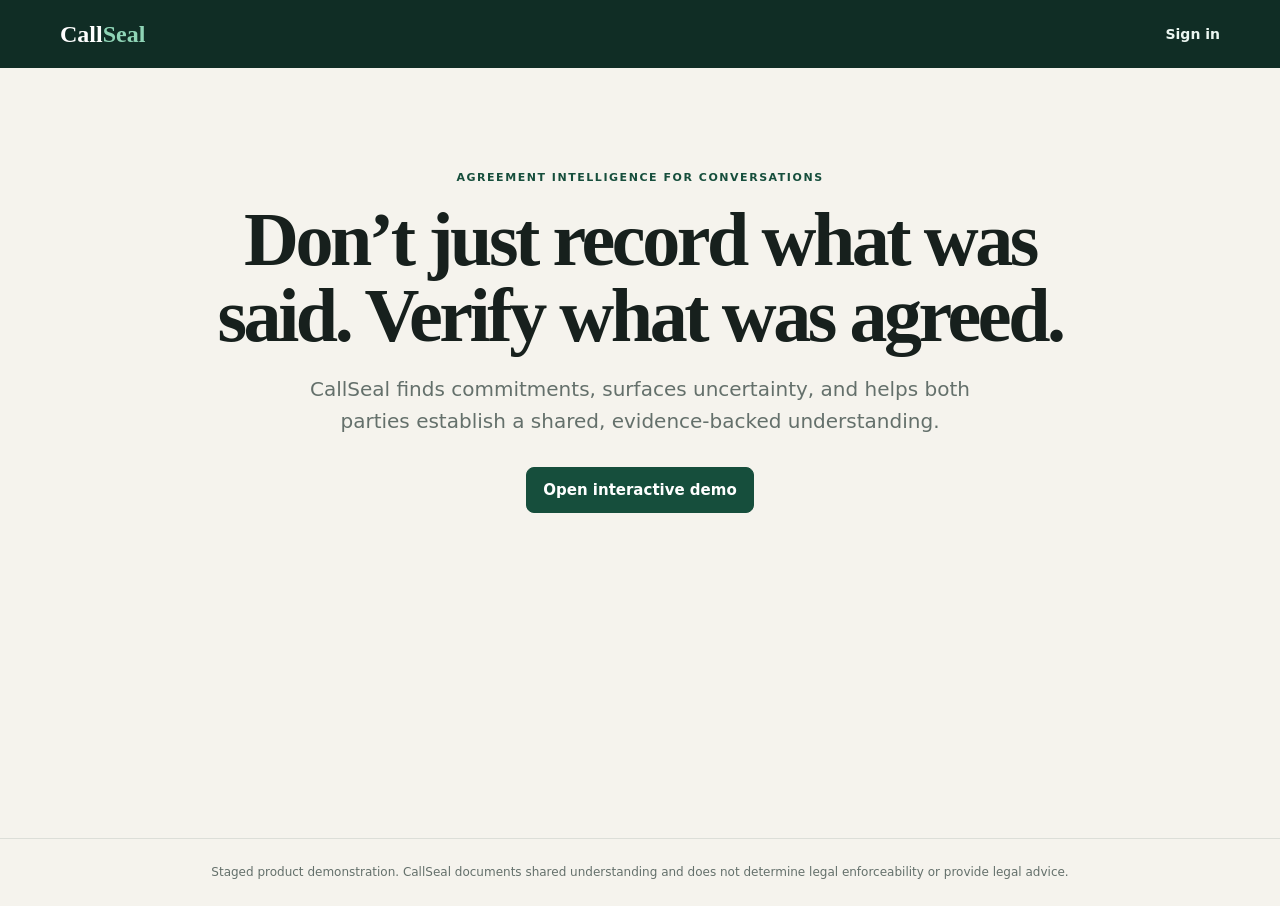
<file: docs/index.html>
<!doctype html>
<html lang="en">
<head>
  <meta charset="utf-8"><meta name="viewport" content="width=device-width,initial-scale=1">
  <title>CallSeal Demo — Verify what was agreed</title>
  <link rel="stylesheet" href="site.css">
</head>
<body>
  <header><a class="brand" href="#">Call<span>Seal</span></a><nav id="nav"></nav></header>
  <main id="app"></main>
  <footer>Staged product demonstration. CallSeal documents shared understanding and does not determine legal enforceability or provide legal advice.</footer>
  <script src="site.js"></script>
</body>
</html>
</file>
<file: docs/site.css>
:root{--ink:#17201d;--muted:#64706b;--paper:#f5f3ed;--card:#fff;--line:#dcded8;--green:#164e3c;--amber:#a35b12;--red:#a13c32;--display:"Iowan Old Style",Palatino,Georgia,serif;--sans:"Aptos","Segoe UI",system-ui,sans-serif}*{box-sizing:border-box}body{margin:0;background:var(--paper);color:var(--ink);font:15px/1.6 var(--sans)}header{height:68px;background:#102d25;color:#fff;display:flex;align-items:center;justify-content:space-between;padding:0 max(20px,calc((100vw - 1160px)/2));position:sticky;top:0;z-index:5}.brand{font:700 24px/1 var(--display);color:#fff;text-decoration:none}.brand span{color:#8fd4b6}nav{display:flex;gap:16px;align-items:center}nav a,nav button{color:#eaf5f0;background:none;border:0;font:600 14px var(--sans);cursor:pointer;text-decoration:none}main{max-width:1160px;margin:auto;padding:46px 22px 80px;min-height:calc(100vh - 130px)}footer{text-align:center;border-top:1px solid var(--line);padding:24px;color:var(--muted);font-size:12px}.hero{max-width:850px;text-align:center;margin:55px auto}.eyebrow{text-transform:uppercase;letter-spacing:.14em;color:var(--green);font-size:11px;font-weight:800}.hero h1,.title{font:600 clamp(42px,7vw,76px)/1 var(--display);letter-spacing:-.045em;margin:14px 0}.hero p{font-size:20px;color:var(--muted);max-width:700px;margin:20px auto 30px}.button{display:inline-flex;align-items:center;justify-content:center;background:var(--green);color:#fff;border:1px solid var(--green);border-radius:8px;padding:10px 16px;font-weight:700;text-decoration:none;cursor:pointer}.button.secondary{background:#fff;color:var(--green);border-color:var(--line)}.button.danger{background:#fff;color:var(--red);border-color:#e8bdb8}.button.small{font-size:12px;padding:6px 10px}.card{background:#fff;border:1px solid var(--line);border-radius:13px;padding:23px;box-shadow:0 1px 2px #17211f0a}.login{max-width:430px;margin:50px auto}.login h1{font:600 42px/1.05 var(--display);letter-spacing:-.035em;margin:10px 0}.muted{color:var(--muted)}label{display:block;font-size:13px;font-weight:700;margin:17px 0 6px}input,textarea{width:100%;padding:11px;border:1px solid #cdd2cc;border-radius:8px;font:inherit}.grid{display:grid;grid-template-columns:repeat(12,1fr);gap:18px}.stat{grid-column:span 3}.stat strong{display:block;font:600 36px var(--display)}.stat span{font-size:12px;color:var(--muted)}.list{grid-column:span 12}.row{display:grid;grid-template-columns:1fr auto;gap:15px;border-top:1px solid var(--line);padding:17px 0;align-items:center}.row:first-of-type{border:0}.row h3{margin:0}.pill{display:inline-block;border-radius:99px;padding:4px 9px;font-size:10px;font-weight:800;letter-spacing:.06em;background:#fff0da;color:var(--amber)}.pill.CONFLICTING,.pill.DISPUTED{background:#fbe3df;color:var(--red)}.pill.CONFIRMED{background:#dff1e8;color:var(--green)}.pagehead{display:flex;justify-content:space-between;align-items:flex-end;gap:18px;margin-bottom:28px}.pagehead .title{font-size:46px}.audio{display:grid;grid-template-columns:1fr 42%;align-items:center;gap:20px;margin-bottom:20px;border-left:4px solid var(--green)}audio{width:100%}.analysis{display:grid;grid-template-columns:.8fr 1.2fr;gap:20px;align-items:start}.transcript{max-height:70vh;overflow:auto;position:sticky;top:86px}.segment{padding:13px 12px;border-left:3px solid transparent;border-bottom:1px solid #edf0ec;cursor:pointer}.segment.playing,.segment.highlight{background:#e3f2ea;border-left-color:var(--green)}.speaker{font-size:11px;font-weight:800;color:var(--green);text-transform:uppercase;letter-spacing:.05em}.time{color:#87918d;margin-right:7px}.tabs{display:flex;gap:3px;border-bottom:1px solid var(--line);margin-bottom:18px;overflow:auto}.tabs button{padding:10px;border:0;background:none;color:var(--muted);cursor:pointer}.tabs button.active{font-weight:800;color:var(--green);border-bottom:2px solid var(--green)}.term{margin-bottom:14px}.termhead{display:flex;justify-content:space-between;gap:10px}.term h3{margin:0;color:var(--muted);font-size:10px;letter-spacing:.09em}.value{font:600 25px/1.2 var(--display);margin:7px 0}.evidence{font:italic 16px/1.5 var(--display);background:#f5f7f4;border-left:3px solid #bdc9c3;padding:11px 13px}.review{display:flex;gap:8px;align-items:center;flex-wrap:wrap}.actions{display:flex;gap:8px;flex-wrap:wrap}.record{max-width:800px;margin:auto}.recordline{display:grid;grid-template-columns:140px 1fr auto;gap:15px;padding:16px 0;border-bottom:1px solid var(--line)}@media(max-width:780px){.analysis,.audio{grid-template-columns:1fr}.transcript{position:static;max-height:420px}.stat{grid-column:span 6}.pagehead{align-items:flex-start;flex-direction:column}.recordline{grid-template-columns:1fr}}@media(max-width:450px){.stat{grid-column:span 12}.hero h1{font-size:44px}}
</file>
